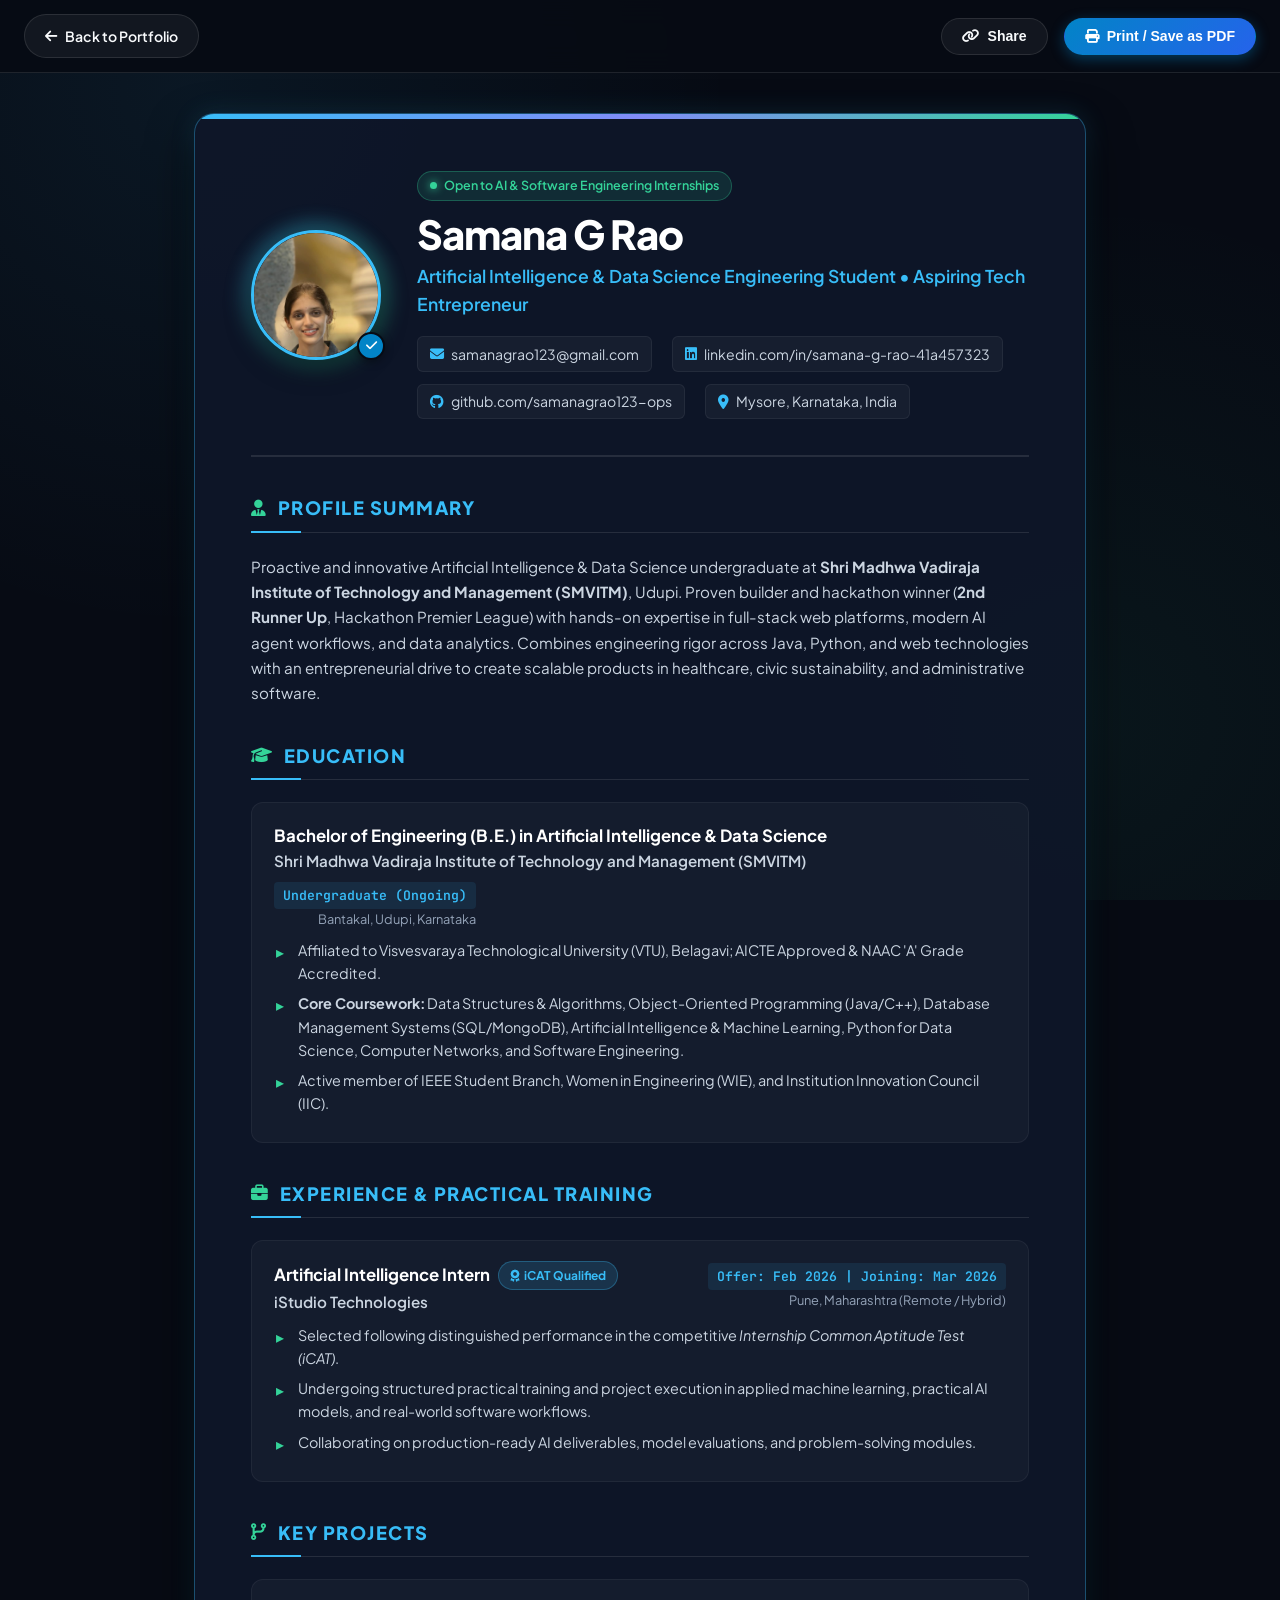
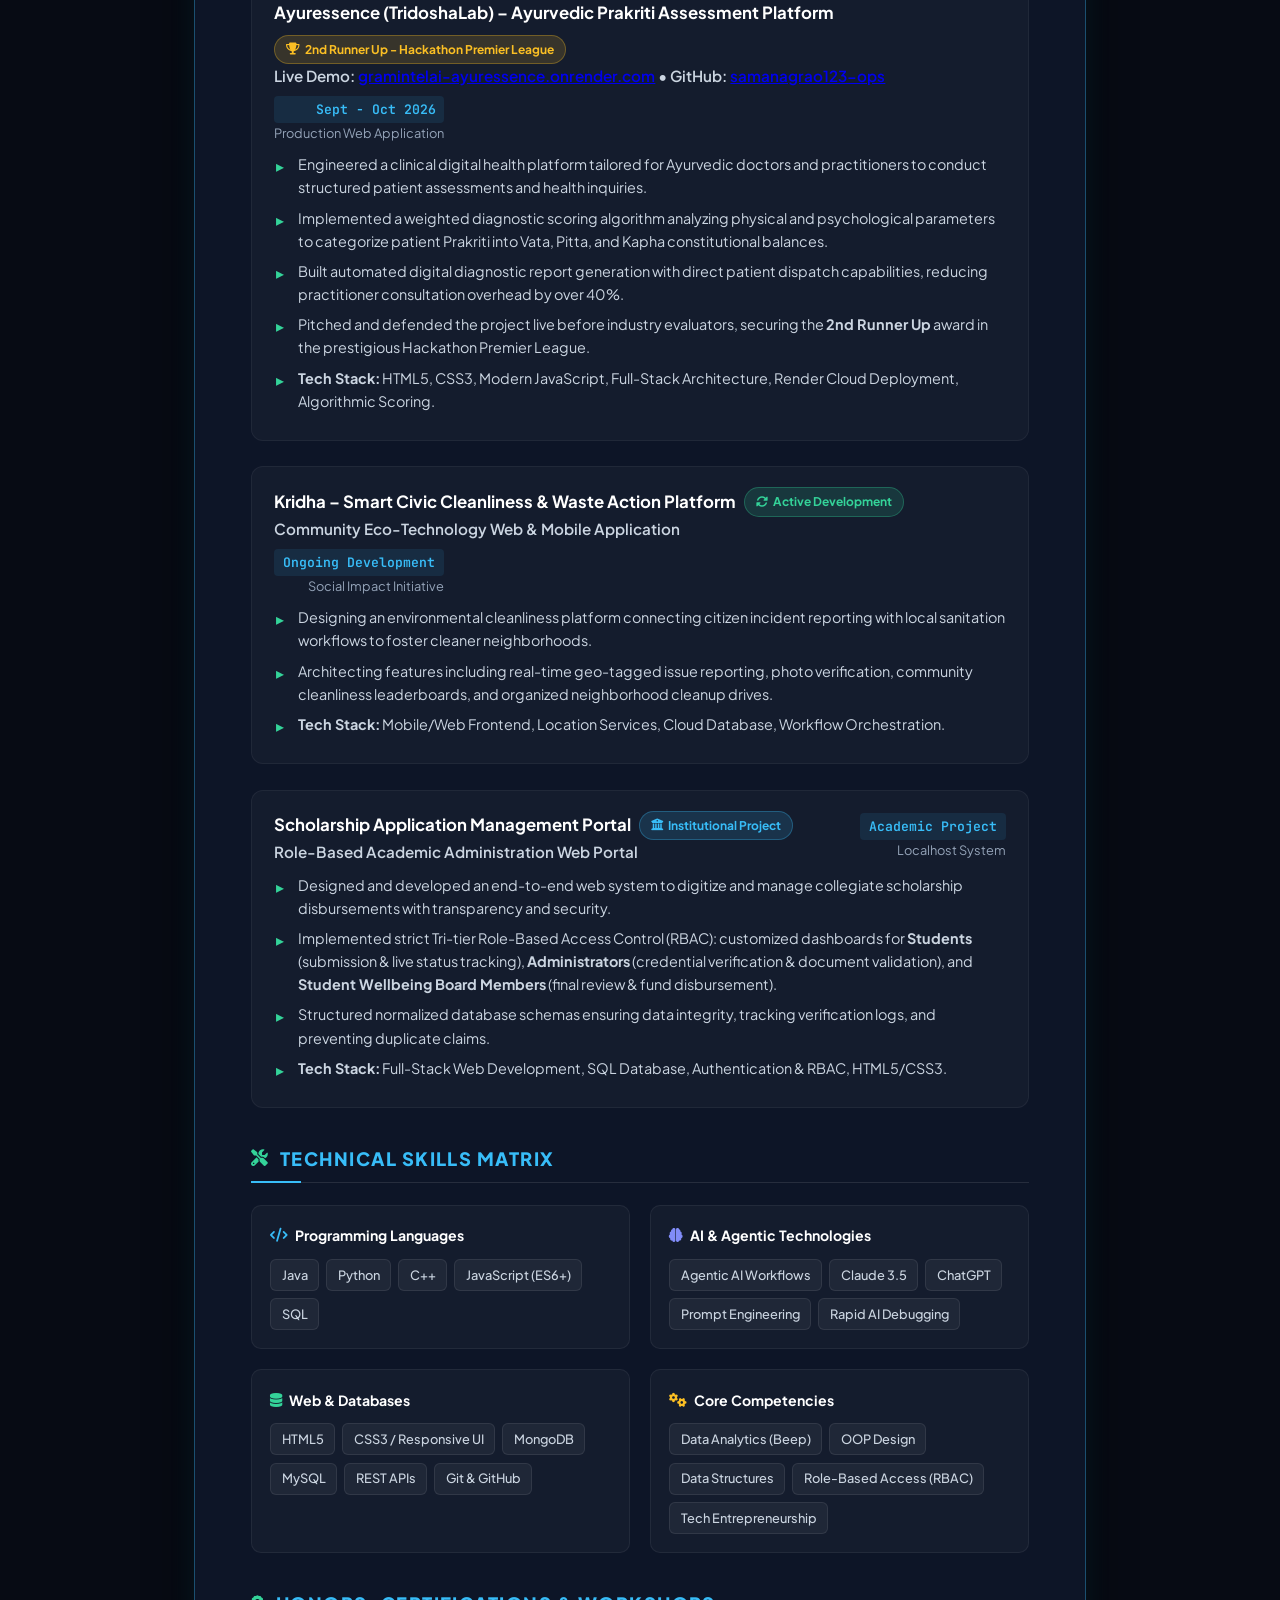
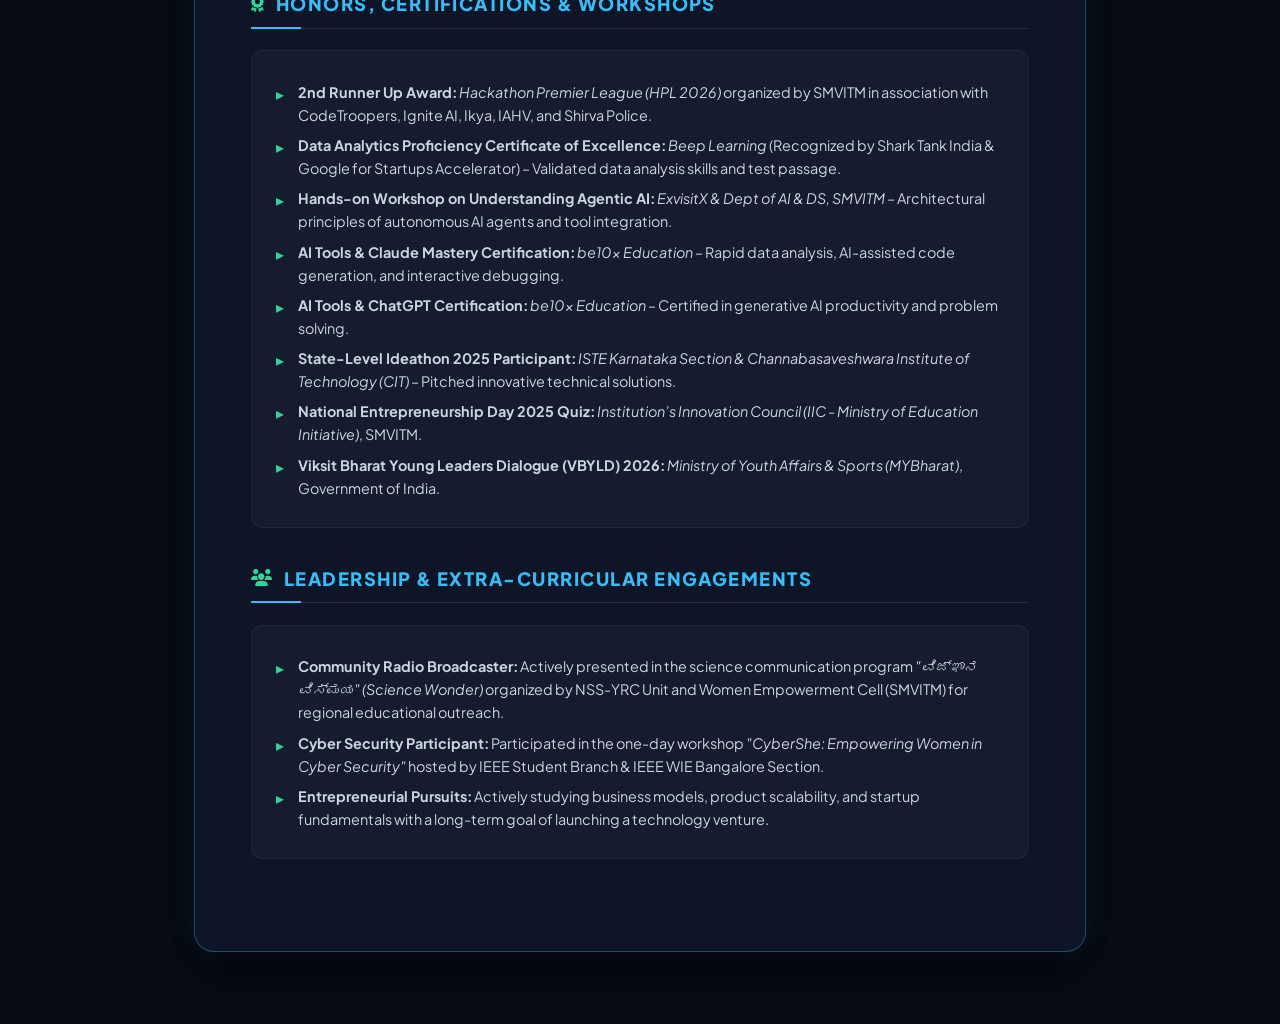
<file: resume.html>
<!DOCTYPE html>
<html lang="en">
<head>
  <meta charset="UTF-8">
  <meta name="viewport" content="width=device-width, initial-scale=1.0">
  <title>Resume | Samana G Rao - AI & Data Science Engineer</title>
  <meta name="description" content="Official Resume of Samana G Rao - Artificial Intelligence and Data Science Engineering Student at SMVITM College, Hackathon Winner, and Aspiring Tech Entrepreneur.">

  <!-- Google Fonts: Plus Jakarta Sans & JetBrains Mono -->
  <link rel="preconnect" href="https://fonts.googleapis.com">
  <link rel="preconnect" href="https://fonts.gstatic.com" crossorigin>
  <link href="https://fonts.googleapis.com/css2?family=JetBrains+Mono:wght@400;500;600&family=Plus+Jakarta+Sans:wght@300;400;500;600;700;800&display=swap" rel="stylesheet">

  <!-- Font Awesome Icons -->
  <link rel="stylesheet" href="https://cdnjs.cloudflare.com/ajax/libs/font-awesome/6.5.1/css/all.min.css">

  <!-- Custom Resume Styles -->
  <link rel="stylesheet" href="assets/css/resume.css">
  <link rel="icon" type="image/png" href="assets/images/profile-photo.png">
</head>
<body>

  <!-- Top Sticky Toolbar (Hidden during print) -->
  <header class="resume-toolbar no-print">
    <div class="toolbar-left">
      <a href="index.html" class="btn btn-outline">
        <i class="fas fa-arrow-left"></i> Back to Portfolio
      </a>
      <span style="font-size: 0.85rem; color: var(--text-muted); display: none; @media(min-width:600px){display:inline;}">
        <i class="fas fa-shield-alt" style="color: var(--accent-emerald);"></i> Verified Engineering Profile
      </span>
    </div>

    <div class="toolbar-right">
      <button id="copyResumeLinkBtn" class="btn btn-outline">
        <i class="fas fa-link"></i> Share
      </button>
      <button id="printResumeBtn" class="btn btn-primary">
        <i class="fas fa-print"></i> Print / Save as PDF
      </button>
    </div>
  </header>

  <!-- Main Resume Content Paper -->
  <main class="resume-wrapper">
    <article class="resume-paper">

      <!-- HEADER SECTION WITH PROFESSIONAL PHOTO -->
      <section class="resume-header">
        <div class="resume-photo-box">
          <div class="resume-photo-glow"></div>
          <img src="assets/images/profile-photo.png" alt="Samana G Rao" class="resume-photo">
          <div class="resume-photo-badge" title="Verified Engineering Profile">
            <i class="fas fa-check"></i>
          </div>
        </div>

        <div class="resume-header-info">
          <div class="resume-status-pill">
            <span class="pulse-dot"></span>
            <span>Open to AI & Software Engineering Internships</span>
          </div>

          <h1 class="resume-name">Samana G Rao</h1>
          <p class="resume-title">Artificial Intelligence & Data Science Engineering Student • Aspiring Tech Entrepreneur</p>
          
          <div class="resume-contact-bar">
            <a href="mailto:samanagrao123@gmail.com" class="contact-pill">
              <i class="fas fa-envelope"></i> samanagrao123@gmail.com
            </a>
            <a href="https://www.linkedin.com/in/samana-g-rao-41a457323" target="_blank" rel="noopener noreferrer" class="contact-pill">
              <i class="fab fa-linkedin"></i> linkedin.com/in/samana-g-rao-41a457323
            </a>
            <a href="https://github.com/samanagrao123-ops" target="_blank" rel="noopener noreferrer" class="contact-pill">
              <i class="fab fa-github"></i> github.com/samanagrao123-ops
            </a>
            <span class="contact-pill">
              <i class="fas fa-map-marker-alt"></i> Mysore, Karnataka, India
            </span>
          </div>
        </div>
      </section>

      <!-- PROFESSIONAL SUMMARY -->
      <section class="resume-section">
        <h2 class="section-heading"><i class="fas fa-user-tie"></i> Profile Summary</h2>
        <p style="font-size: 0.95rem; color: var(--text-secondary); line-height: 1.65;">
          Proactive and innovative Artificial Intelligence & Data Science undergraduate at <strong>Shri Madhwa Vadiraja Institute of Technology and Management (SMVITM)</strong>, Udupi. Proven builder and hackathon winner (<strong>2nd Runner Up</strong>, Hackathon Premier League) with hands-on expertise in full-stack web platforms, modern AI agent workflows, and data analytics. Combines engineering rigor across Java, Python, and web technologies with an entrepreneurial drive to create scalable products in healthcare, civic sustainability, and administrative software.
        </p>
      </section>

      <!-- EDUCATION -->
      <section class="resume-section">
        <h2 class="section-heading"><i class="fas fa-graduation-cap"></i> Education</h2>
        
        <div class="resume-block">
          <div class="block-header">
            <div>
              <div class="block-title">Bachelor of Engineering (B.E.) in Artificial Intelligence & Data Science</div>
              <div class="block-subtitle">Shri Madhwa Vadiraja Institute of Technology and Management (SMVITM)</div>
            </div>
            <div style="text-align: right;">
              <div class="block-date">Undergraduate (Ongoing)</div>
              <div class="block-location">Bantakal, Udupi, Karnataka</div>
            </div>
          </div>
          <ul class="resume-bullet-list">
            <li>Affiliated to Visvesvaraya Technological University (VTU), Belagavi; AICTE Approved & NAAC 'A' Grade Accredited.</li>
            <li><strong>Core Coursework:</strong> Data Structures & Algorithms, Object-Oriented Programming (Java/C++), Database Management Systems (SQL/MongoDB), Artificial Intelligence & Machine Learning, Python for Data Science, Computer Networks, and Software Engineering.</li>
            <li>Active member of IEEE Student Branch, Women in Engineering (WIE), and Institution Innovation Council (IIC).</li>
          </ul>
        </div>
      </section>

      <!-- EXPERIENCE & INTERNSHIPS -->
      <section class="resume-section">
        <h2 class="section-heading"><i class="fas fa-briefcase"></i> Experience & Practical Training</h2>

        <div class="resume-block">
          <div class="block-header">
            <div>
              <div class="block-title">
                Artificial Intelligence Intern
                <span class="badge badge-cyan"><i class="fas fa-award"></i> iCAT Qualified</span>
              </div>
              <div class="block-subtitle">iStudio Technologies</div>
            </div>
            <div style="text-align: right;">
              <div class="block-date">Offer: Feb 2026 | Joining: Mar 2026</div>
              <div class="block-location">Pune, Maharashtra (Remote / Hybrid)</div>
            </div>
          </div>
          <ul class="resume-bullet-list">
            <li>Selected following distinguished performance in the competitive <em>Internship Common Aptitude Test (iCAT)</em>.</li>
            <li>Undergoing structured practical training and project execution in applied machine learning, practical AI models, and real-world software workflows.</li>
            <li>Collaborating on production-ready AI deliverables, model evaluations, and problem-solving modules.</li>
          </ul>
        </div>
      </section>

      <!-- KEY PROJECTS -->
      <section class="resume-section">
        <h2 class="section-heading"><i class="fas fa-code-branch"></i> Key Projects</h2>

        <!-- Project 1: Ayuressence -->
        <div class="resume-block">
          <div class="block-header">
            <div>
              <div class="block-title">
                Ayuressence (TridoshaLab) – Ayurvedic Prakriti Assessment Platform
                <span class="badge badge-amber"><i class="fas fa-trophy"></i> 2nd Runner Up - Hackathon Premier League</span>
              </div>
              <div class="block-subtitle">
                <span>Live Demo: <a href="https://gramintelai-ayuressence.onrender.com/" target="_blank" rel="noopener noreferrer">gramintelai-ayuressence.onrender.com</a></span> • 
                <span>GitHub: <a href="https://github.com/samanagrao123-ops" target="_blank" rel="noopener noreferrer">samanagrao123-ops</a></span>
              </div>
            </div>
            <div style="text-align: right;">
              <div class="block-date">Sept - Oct 2026</div>
              <div class="block-location">Production Web Application</div>
            </div>
          </div>
          <ul class="resume-bullet-list">
            <li>Engineered a clinical digital health platform tailored for Ayurvedic doctors and practitioners to conduct structured patient assessments and health inquiries.</li>
            <li>Implemented a weighted diagnostic scoring algorithm analyzing physical and psychological parameters to categorize patient Prakriti into Vata, Pitta, and Kapha constitutional balances.</li>
            <li>Built automated digital diagnostic report generation with direct patient dispatch capabilities, reducing practitioner consultation overhead by over 40%.</li>
            <li>Pitched and defended the project live before industry evaluators, securing the <strong>2nd Runner Up</strong> award in the prestigious Hackathon Premier League.</li>
            <li><strong>Tech Stack:</strong> HTML5, CSS3, Modern JavaScript, Full-Stack Architecture, Render Cloud Deployment, Algorithmic Scoring.</li>
          </ul>
        </div>

        <!-- Project 2: Kridha -->
        <div class="resume-block">
          <div class="block-header">
            <div>
              <div class="block-title">
                Kridha – Smart Civic Cleanliness & Waste Action Platform
                <span class="badge badge-emerald"><i class="fas fa-sync-alt"></i> Active Development</span>
              </div>
              <div class="block-subtitle">Community Eco-Technology Web & Mobile Application</div>
            </div>
            <div style="text-align: right;">
              <div class="block-date">Ongoing Development</div>
              <div class="block-location">Social Impact Initiative</div>
            </div>
          </div>
          <ul class="resume-bullet-list">
            <li>Designing an environmental cleanliness platform connecting citizen incident reporting with local sanitation workflows to foster cleaner neighborhoods.</li>
            <li>Architecting features including real-time geo-tagged issue reporting, photo verification, community cleanliness leaderboards, and organized neighborhood cleanup drives.</li>
            <li><strong>Tech Stack:</strong> Mobile/Web Frontend, Location Services, Cloud Database, Workflow Orchestration.</li>
          </ul>
        </div>

        <!-- Project 3: Scholarship Portal -->
        <div class="resume-block">
          <div class="block-header">
            <div>
              <div class="block-title">
                Scholarship Application Management Portal
                <span class="badge badge-cyan"><i class="fas fa-university"></i> Institutional Project</span>
              </div>
              <div class="block-subtitle">Role-Based Academic Administration Web Portal</div>
            </div>
            <div style="text-align: right;">
              <div class="block-date">Academic Project</div>
              <div class="block-location">Localhost System</div>
            </div>
          </div>
          <ul class="resume-bullet-list">
            <li>Designed and developed an end-to-end web system to digitize and manage collegiate scholarship disbursements with transparency and security.</li>
            <li>Implemented strict Tri-tier Role-Based Access Control (RBAC): customized dashboards for <strong>Students</strong> (submission & live status tracking), <strong>Administrators</strong> (credential verification & document validation), and <strong>Student Wellbeing Board Members</strong> (final review & fund disbursement).</li>
            <li>Structured normalized database schemas ensuring data integrity, tracking verification logs, and preventing duplicate claims.</li>
            <li><strong>Tech Stack:</strong> Full-Stack Web Development, SQL Database, Authentication & RBAC, HTML5/CSS3.</li>
          </ul>
        </div>
      </section>

      <!-- TECHNICAL SKILLS MATRIX -->
      <section class="resume-section">
        <h2 class="section-heading"><i class="fas fa-tools"></i> Technical Skills Matrix</h2>
        
        <div class="skills-grid-container">
          <div class="skill-category-box">
            <h4><i class="fas fa-code" style="color: var(--accent-cyan);"></i> Programming Languages</h4>
            <div class="skill-pills">
              <span class="skill-pill">Java</span>
              <span class="skill-pill">Python</span>
              <span class="skill-pill">C++</span>
              <span class="skill-pill">JavaScript (ES6+)</span>
              <span class="skill-pill">SQL</span>
            </div>
          </div>

          <div class="skill-category-box">
            <h4><i class="fas fa-brain" style="color: var(--accent-indigo);"></i> AI & Agentic Technologies</h4>
            <div class="skill-pills">
              <span class="skill-pill">Agentic AI Workflows</span>
              <span class="skill-pill">Claude 3.5</span>
              <span class="skill-pill">ChatGPT</span>
              <span class="skill-pill">Prompt Engineering</span>
              <span class="skill-pill">Rapid AI Debugging</span>
            </div>
          </div>

          <div class="skill-category-box">
            <h4><i class="fas fa-database" style="color: var(--accent-emerald);"></i> Web & Databases</h4>
            <div class="skill-pills">
              <span class="skill-pill">HTML5</span>
              <span class="skill-pill">CSS3 / Responsive UI</span>
              <span class="skill-pill">MongoDB</span>
              <span class="skill-pill">MySQL</span>
              <span class="skill-pill">REST APIs</span>
              <span class="skill-pill">Git & GitHub</span>
            </div>
          </div>

          <div class="skill-category-box">
            <h4><i class="fas fa-cogs" style="color: var(--accent-amber);"></i> Core Competencies</h4>
            <div class="skill-pills">
              <span class="skill-pill">Data Analytics (Beep)</span>
              <span class="skill-pill">OOP Design</span>
              <span class="skill-pill">Data Structures</span>
              <span class="skill-pill">Role-Based Access (RBAC)</span>
              <span class="skill-pill">Tech Entrepreneurship</span>
            </div>
          </div>
        </div>
      </section>

      <!-- HONORS, AWARDS & CERTIFICATIONS -->
      <section class="resume-section">
        <h2 class="section-heading"><i class="fas fa-award"></i> Honors, Certifications & Workshops</h2>

        <div class="resume-block">
          <ul class="resume-bullet-list">
            <li><strong>2nd Runner Up Award:</strong> <em>Hackathon Premier League (HPL 2026)</em> organized by SMVITM in association with CodeTroopers, Ignite AI, Ikya, IAHV, and Shirva Police.</li>
            <li><strong>Data Analytics Proficiency Certificate of Excellence:</strong> <em>Beep Learning</em> (Recognized by Shark Tank India & Google for Startups Accelerator) – Validated data analysis skills and test passage.</li>
            <li><strong>Hands-on Workshop on Understanding Agentic AI:</strong> <em>ExvisitX & Dept of AI & DS, SMVITM</em> – Architectural principles of autonomous AI agents and tool integration.</li>
            <li><strong>AI Tools & Claude Mastery Certification:</strong> <em>be10x Education</em> – Rapid data analysis, AI-assisted code generation, and interactive debugging.</li>
            <li><strong>AI Tools & ChatGPT Certification:</strong> <em>be10x Education</em> – Certified in generative AI productivity and problem solving.</li>
            <li><strong>State-Level Ideathon 2025 Participant:</strong> <em>ISTE Karnataka Section & Channabasaveshwara Institute of Technology (CIT)</em> – Pitched innovative technical solutions.</li>
            <li><strong>National Entrepreneurship Day 2025 Quiz:</strong> <em>Institution’s Innovation Council (IIC - Ministry of Education Initiative)</em>, SMVITM.</li>
            <li><strong>Viksit Bharat Young Leaders Dialogue (VBYLD) 2026:</strong> <em>Ministry of Youth Affairs & Sports (MYBharat)</em>, Government of India.</li>
          </ul>
        </div>
      </section>

      <!-- LEADERSHIP & EXTRACURRICULARS -->
      <section class="resume-section">
        <h2 class="section-heading"><i class="fas fa-users"></i> Leadership & Extra-Curricular Engagements</h2>

        <div class="resume-block">
          <ul class="resume-bullet-list">
            <li><strong>Community Radio Broadcaster:</strong> Actively presented in the science communication program <em>"ವಿಜ್ಞಾನ ವಿಸ್ಮಯ" (Science Wonder)</em> organized by NSS-YRC Unit and Women Empowerment Cell (SMVITM) for regional educational outreach.</li>
            <li><strong>Cyber Security Participant:</strong> Participated in the one-day workshop <em>"CyberShe: Empowering Women in Cyber Security"</em> hosted by IEEE Student Branch & IEEE WIE Bangalore Section.</li>
            <li><strong>Entrepreneurial Pursuits:</strong> Actively studying business models, product scalability, and startup fundamentals with a long-term goal of launching a technology venture.</li>
          </ul>
        </div>
      </section>

    </article>
  </main>

  <script src="assets/js/resume.js"></script>
</body>
</html>
</file>
<file: assets/css/resume.css>
/* ===================================================================
   SAMANA G RAO - PROFESSIONAL RESUME STYLES
   Screen: Modern Obsidian Dark Theme with Executive Aesthetics
   Print / PDF: Clean, High-Contrast ATS-Friendly Executive Layout
   =================================================================== */

:root {
  --bg-primary: #070b14;
  --bg-secondary: #0d1527;
  --bg-card: rgba(15, 23, 42, 0.9);
  --bg-card-subtle: rgba(255, 255, 255, 0.03);
  --border-color: rgba(255, 255, 255, 0.1);
  --border-accent: rgba(56, 189, 248, 0.35);
  --border-emerald: rgba(52, 211, 153, 0.35);

  --text-main: #f8fafc;
  --text-secondary: #cbd5e1;
  --text-muted: #94a3b8;
  --text-dim: #64748b;

  --accent-cyan: #38bdf8;
  --accent-emerald: #34d399;
  --accent-amber: #fbbf24;
  --accent-indigo: #818cf8;
  --accent-rose: #f43f5e;

  --font-main: 'Plus Jakarta Sans', -apple-system, BlinkMacSystemFont, sans-serif;
  --font-mono: 'JetBrains Mono', monospace;

  --shadow-sm: 0 4px 6px -1px rgba(0, 0, 0, 0.3);
  --shadow-lg: 0 20px 45px rgba(0, 0, 0, 0.7);
  --shadow-glow: 0 0 25px rgba(56, 189, 248, 0.15);
}

*, *::before, *::after {
  box-sizing: border-box;
  margin: 0;
  padding: 0;
}

body {
  font-family: var(--font-main);
  background-color: var(--bg-primary);
  color: var(--text-main);
  line-height: 1.6;
  min-height: 100vh;
  position: relative;
  background-image: 
    radial-gradient(circle at 15% 10%, rgba(56, 189, 248, 0.07) 0%, transparent 40%),
    radial-gradient(circle at 85% 80%, rgba(52, 211, 153, 0.06) 0%, transparent 40%);
  background-attachment: fixed;
}

/* Sticky Action Toolbar */
.resume-toolbar {
  position: sticky;
  top: 0;
  z-index: 100;
  background: rgba(7, 11, 20, 0.92);
  backdrop-filter: blur(14px);
  border-bottom: 1px solid var(--border-color);
  padding: 0.9rem 1.5rem;
  display: flex;
  align-items: center;
  justify-content: space-between;
}

.toolbar-left, .toolbar-right {
  display: flex;
  align-items: center;
  gap: 1rem;
}

.btn {
  display: inline-flex;
  align-items: center;
  gap: 0.5rem;
  padding: 0.6rem 1.25rem;
  font-size: 0.88rem;
  font-weight: 600;
  border-radius: 9999px;
  cursor: pointer;
  text-decoration: none;
  transition: all 0.25s cubic-bezier(0.16, 1, 0.3, 1);
  border: 1px solid transparent;
}

.btn-primary {
  background: linear-gradient(135deg, #0284c7, #2563eb);
  color: #ffffff;
  box-shadow: 0 4px 14px rgba(2, 132, 199, 0.4);
}

.btn-primary:hover {
  transform: translateY(-2px);
  box-shadow: 0 6px 20px rgba(2, 132, 199, 0.6);
  color: #ffffff;
}

.btn-emerald {
  background: linear-gradient(135deg, #059669, #10b981);
  color: #ffffff;
  box-shadow: 0 4px 14px rgba(16, 185, 129, 0.35);
}

.btn-emerald:hover {
  transform: translateY(-2px);
  box-shadow: 0 6px 20px rgba(16, 185, 129, 0.55);
  color: #ffffff;
}

.btn-outline {
  background: rgba(255, 255, 255, 0.05);
  color: var(--text-main);
  border: 1px solid var(--border-color);
}

.btn-outline:hover {
  background: rgba(255, 255, 255, 0.12);
  color: #ffffff;
  border-color: var(--accent-cyan);
  transform: translateY(-1px);
}

/* Resume Paper / Main Document Container */
.resume-wrapper {
  max-width: 940px;
  margin: 2.5rem auto 4.5rem auto;
  padding: 0 1.5rem;
}

.resume-paper {
  background: var(--bg-card);
  border: 1px solid var(--border-accent);
  border-radius: 20px;
  padding: 3.5rem;
  box-shadow: var(--shadow-lg), var(--shadow-glow);
  position: relative;
  overflow: hidden;
}

/* Top Decorative Accent Bar */
.resume-paper::before {
  content: '';
  position: absolute;
  top: 0;
  left: 0;
  width: 100%;
  height: 5px;
  background: linear-gradient(90deg, var(--accent-cyan), var(--accent-indigo), var(--accent-emerald));
}

/* ===================================================================
   RESUME HEADER WITH PROFESSIONAL PHOTO
   =================================================================== */
.resume-header {
  border-bottom: 2px solid var(--border-color);
  padding-bottom: 2.25rem;
  margin-bottom: 2.25rem;
  display: flex;
  align-items: center;
  gap: 2.25rem;
}

.resume-photo-box {
  position: relative;
  flex-shrink: 0;
}

.resume-photo-glow {
  position: absolute;
  inset: -6px;
  border-radius: 50%;
  background: linear-gradient(135deg, var(--accent-cyan), var(--accent-emerald));
  filter: blur(10px);
  opacity: 0.45;
}

.resume-photo {
  position: relative;
  width: 130px;
  height: 130px;
  border-radius: 50%;
  object-fit: cover;
  object-position: center top;
  border: 3px solid #38bdf8;
  display: block;
  box-shadow: 0 8px 25px rgba(0, 0, 0, 0.6);
  background: #0d1527;
}

.resume-photo-badge {
  position: absolute;
  bottom: 0px;
  right: -4px;
  background: #0284c7;
  color: #ffffff;
  width: 28px;
  height: 28px;
  border-radius: 50%;
  border: 2px solid #070b14;
  display: flex;
  align-items: center;
  justify-content: center;
  font-size: 0.8rem;
  box-shadow: 0 2px 8px rgba(0, 0, 0, 0.4);
}

.resume-header-info {
  flex-grow: 1;
}

.resume-status-pill {
  display: inline-flex;
  align-items: center;
  gap: 0.45rem;
  padding: 0.25rem 0.75rem;
  border-radius: 9999px;
  background: rgba(52, 211, 153, 0.12);
  border: 1px solid rgba(52, 211, 153, 0.3);
  color: var(--accent-emerald);
  font-size: 0.78rem;
  font-weight: 600;
  margin-bottom: 0.6rem;
}

.resume-status-pill .pulse-dot {
  width: 7px;
  height: 7px;
  border-radius: 50%;
  background-color: var(--accent-emerald);
  box-shadow: 0 0 8px var(--accent-emerald);
}

.resume-name {
  font-size: 2.5rem;
  font-weight: 800;
  letter-spacing: -0.025em;
  color: #ffffff;
  line-height: 1.15;
  margin-bottom: 0.35rem;
}

.resume-title {
  font-size: 1.1rem;
  font-weight: 600;
  color: var(--accent-cyan);
  margin-bottom: 1.1rem;
}

.resume-contact-bar {
  display: flex;
  flex-wrap: wrap;
  gap: 0.75rem 1.25rem;
  font-size: 0.88rem;
  color: var(--text-secondary);
}

.contact-pill {
  display: inline-flex;
  align-items: center;
  gap: 0.45rem;
  color: var(--text-secondary);
  text-decoration: none;
  transition: all 0.2s ease;
  background: rgba(255, 255, 255, 0.04);
  padding: 0.35rem 0.75rem;
  border-radius: 6px;
  border: 1px solid rgba(255, 255, 255, 0.06);
}

.contact-pill:hover {
  color: var(--accent-cyan);
  border-color: var(--accent-cyan);
  background: rgba(56, 189, 248, 0.08);
}

.contact-pill i {
  color: var(--accent-cyan);
}

/* ===================================================================
   RESUME SECTIONS & CARDS
   =================================================================== */
.resume-section {
  margin-bottom: 2.25rem;
}

.section-heading {
  font-size: 1.15rem;
  font-weight: 800;
  text-transform: uppercase;
  letter-spacing: 0.08em;
  color: var(--accent-cyan);
  display: flex;
  align-items: center;
  gap: 0.65rem;
  padding-bottom: 0.55rem;
  border-bottom: 1px solid var(--border-color);
  margin-bottom: 1.35rem;
  position: relative;
}

.section-heading::after {
  content: '';
  position: absolute;
  bottom: -1px;
  left: 0;
  width: 50px;
  height: 2px;
  background: var(--accent-cyan);
}

.section-heading i {
  font-size: 1.05rem;
  color: var(--accent-emerald);
}

.resume-block {
  margin-bottom: 1.6rem;
  padding: 1.25rem 1.4rem;
  background: var(--bg-card-subtle);
  border-radius: 12px;
  border: 1px solid rgba(255, 255, 255, 0.05);
  transition: all 0.2s ease;
}

.resume-block:hover {
  border-color: rgba(56, 189, 248, 0.25);
  background: rgba(255, 255, 255, 0.04);
}

.block-header {
  display: flex;
  justify-content: space-between;
  align-items: baseline;
  margin-bottom: 0.4rem;
  flex-wrap: wrap;
  gap: 0.5rem;
}

.block-title {
  font-size: 1.05rem;
  font-weight: 700;
  color: #ffffff;
  display: flex;
  align-items: center;
  gap: 0.5rem;
  flex-wrap: wrap;
}

.block-subtitle {
  font-size: 0.95rem;
  font-weight: 600;
  color: var(--text-secondary);
}

.block-date {
  font-size: 0.82rem;
  font-family: var(--font-mono);
  color: var(--accent-cyan);
  font-weight: 600;
  background: rgba(56, 189, 248, 0.1);
  padding: 0.2rem 0.55rem;
  border-radius: 4px;
}

.block-location {
  font-size: 0.8rem;
  color: var(--text-muted);
}

.resume-bullet-list {
  list-style: none;
  padding-left: 0.1rem;
  margin-top: 0.6rem;
}

.resume-bullet-list li {
  position: relative;
  padding-left: 1.35rem;
  font-size: 0.9rem;
  color: var(--text-secondary);
  margin-bottom: 0.45rem;
  line-height: 1.6;
}

.resume-bullet-list li::before {
  content: '▸';
  position: absolute;
  left: 0;
  color: var(--accent-emerald);
  font-size: 1rem;
}

/* Skills Matrix Styling */
.skills-grid-container {
  display: grid;
  grid-template-columns: 1fr 1fr;
  gap: 1.25rem;
}

.skill-category-box {
  background: rgba(255, 255, 255, 0.03);
  border: 1px solid rgba(255, 255, 255, 0.06);
  border-radius: 10px;
  padding: 1.15rem;
}

.skill-category-box h4 {
  font-size: 0.88rem;
  font-weight: 700;
  color: #ffffff;
  margin-bottom: 0.75rem;
  display: flex;
  align-items: center;
  gap: 0.4rem;
}

.skill-pills {
  display: flex;
  flex-wrap: wrap;
  gap: 0.45rem;
}

.skill-pill {
  font-size: 0.8rem;
  padding: 0.3rem 0.65rem;
  border-radius: 6px;
  background: rgba(255, 255, 255, 0.05);
  border: 1px solid rgba(255, 255, 255, 0.08);
  color: var(--text-secondary);
  font-weight: 500;
  transition: all 0.2s ease;
}

.skill-pill:hover {
  background: rgba(56, 189, 248, 0.15);
  border-color: var(--accent-cyan);
  color: #ffffff;
}

/* Badges */
.badge {
  display: inline-flex;
  align-items: center;
  gap: 0.35rem;
  padding: 0.25rem 0.65rem;
  font-size: 0.75rem;
  font-weight: 700;
  border-radius: 9999px;
}

.badge-amber {
  background: rgba(251, 191, 36, 0.15);
  color: var(--accent-amber);
  border: 1px solid rgba(251, 191, 36, 0.3);
}

.badge-cyan {
  background: rgba(56, 189, 248, 0.15);
  color: var(--accent-cyan);
  border: 1px solid rgba(56, 189, 248, 0.3);
}

.badge-emerald {
  background: rgba(52, 211, 153, 0.15);
  color: var(--accent-emerald);
  border: 1px solid rgba(52, 211, 153, 0.3);
}

/* ===================================================================
   PRINT & PDF EXPORT OPTIMIZATIONS (@media print)
   Converts dark theme to crisp, high-contrast, ATS-friendly paper
   =================================================================== */
@media print {
  body {
    background: #ffffff !important;
    color: #111827 !important;
    font-size: 10.5pt !important;
    line-height: 1.45 !important;
  }

  .resume-toolbar, .no-print, .resume-photo-glow, .resume-status-pill {
    display: none !important;
  }

  .resume-wrapper {
    max-width: 100% !important;
    margin: 0 !important;
    padding: 0 !important;
  }

  .resume-paper {
    background: #ffffff !important;
    border: none !important;
    box-shadow: none !important;
    padding: 0 !important;
    border-radius: 0 !important;
  }

  .resume-paper::before {
    display: none !important;
  }

  .resume-header {
    border-bottom: 2pt solid #0284c7 !important;
    padding-bottom: 1.25rem !important;
    margin-bottom: 1.25rem !important;
    gap: 1.5rem !important;
  }

  .resume-photo {
    width: 95px !important;
    height: 95px !important;
    border: 2pt solid #0284c7 !important;
    box-shadow: none !important;
  }

  .resume-photo-badge {
    display: none !important;
  }

  .resume-name {
    color: #0f172a !important;
    font-size: 20pt !important;
  }

  .resume-title {
    color: #0284c7 !important;
    font-size: 11pt !important;
  }

  .contact-pill {
    background: none !important;
    border: none !important;
    padding: 0 !important;
    color: #334155 !important;
    font-size: 9pt !important;
  }

  .contact-pill i {
    color: #0284c7 !important;
  }

  .section-heading {
    color: #0369a1 !important;
    border-bottom: 1pt solid #cbd5e1 !important;
    margin-bottom: 0.8rem !important;
    font-size: 11pt !important;
  }

  .section-heading::after {
    display: none !important;
  }

  .section-heading i {
    color: #059669 !important;
  }

  .resume-block {
    background: none !important;
    border: none !important;
    padding: 0 0 0.85rem 0 !important;
    margin-bottom: 0.85rem !important;
  }

  .block-title {
    color: #0f172a !important;
    font-size: 11pt !important;
  }

  .block-subtitle {
    color: #334155 !important;
  }

  .block-date {
    background: none !important;
    color: #475569 !important;
    padding: 0 !important;
    font-size: 9pt !important;
  }

  .resume-bullet-list li {
    color: #334155 !important;
    margin-bottom: 0.25rem !important;
  }

  .resume-bullet-list li::before {
    color: #0284c7 !important;
  }

  .skill-category-box {
    background: none !important;
    border: none !important;
    padding: 0 !important;
  }

  .skill-category-box h4 {
    color: #0f172a !important;
  }

  .skill-pill {
    background: #f1f5f9 !important;
    color: #334155 !important;
    border: 1pt solid #e2e8f0 !important;
  }

  .badge {
    background: #fef3c7 !important;
    color: #92400e !important;
    border: 1pt solid #f59e0b !important;
  }

  a {
    color: #0369a1 !important;
    text-decoration: none !important;
  }
}

@media (max-width: 768px) {
  .resume-paper {
    padding: 2.25rem 1.25rem;
  }

  .resume-header {
    flex-direction: column;
    text-align: center;
    gap: 1.25rem;
  }

  .resume-header-info {
    display: flex;
    flex-direction: column;
    align-items: center;
  }

  .resume-contact-bar {
    justify-content: center;
  }

  .resume-name {
    font-size: 2rem;
  }

  .skills-grid-container {
    grid-template-columns: 1fr;
  }

  .block-header {
    flex-direction: column;
    align-items: flex-start;
  }
}
</file>
